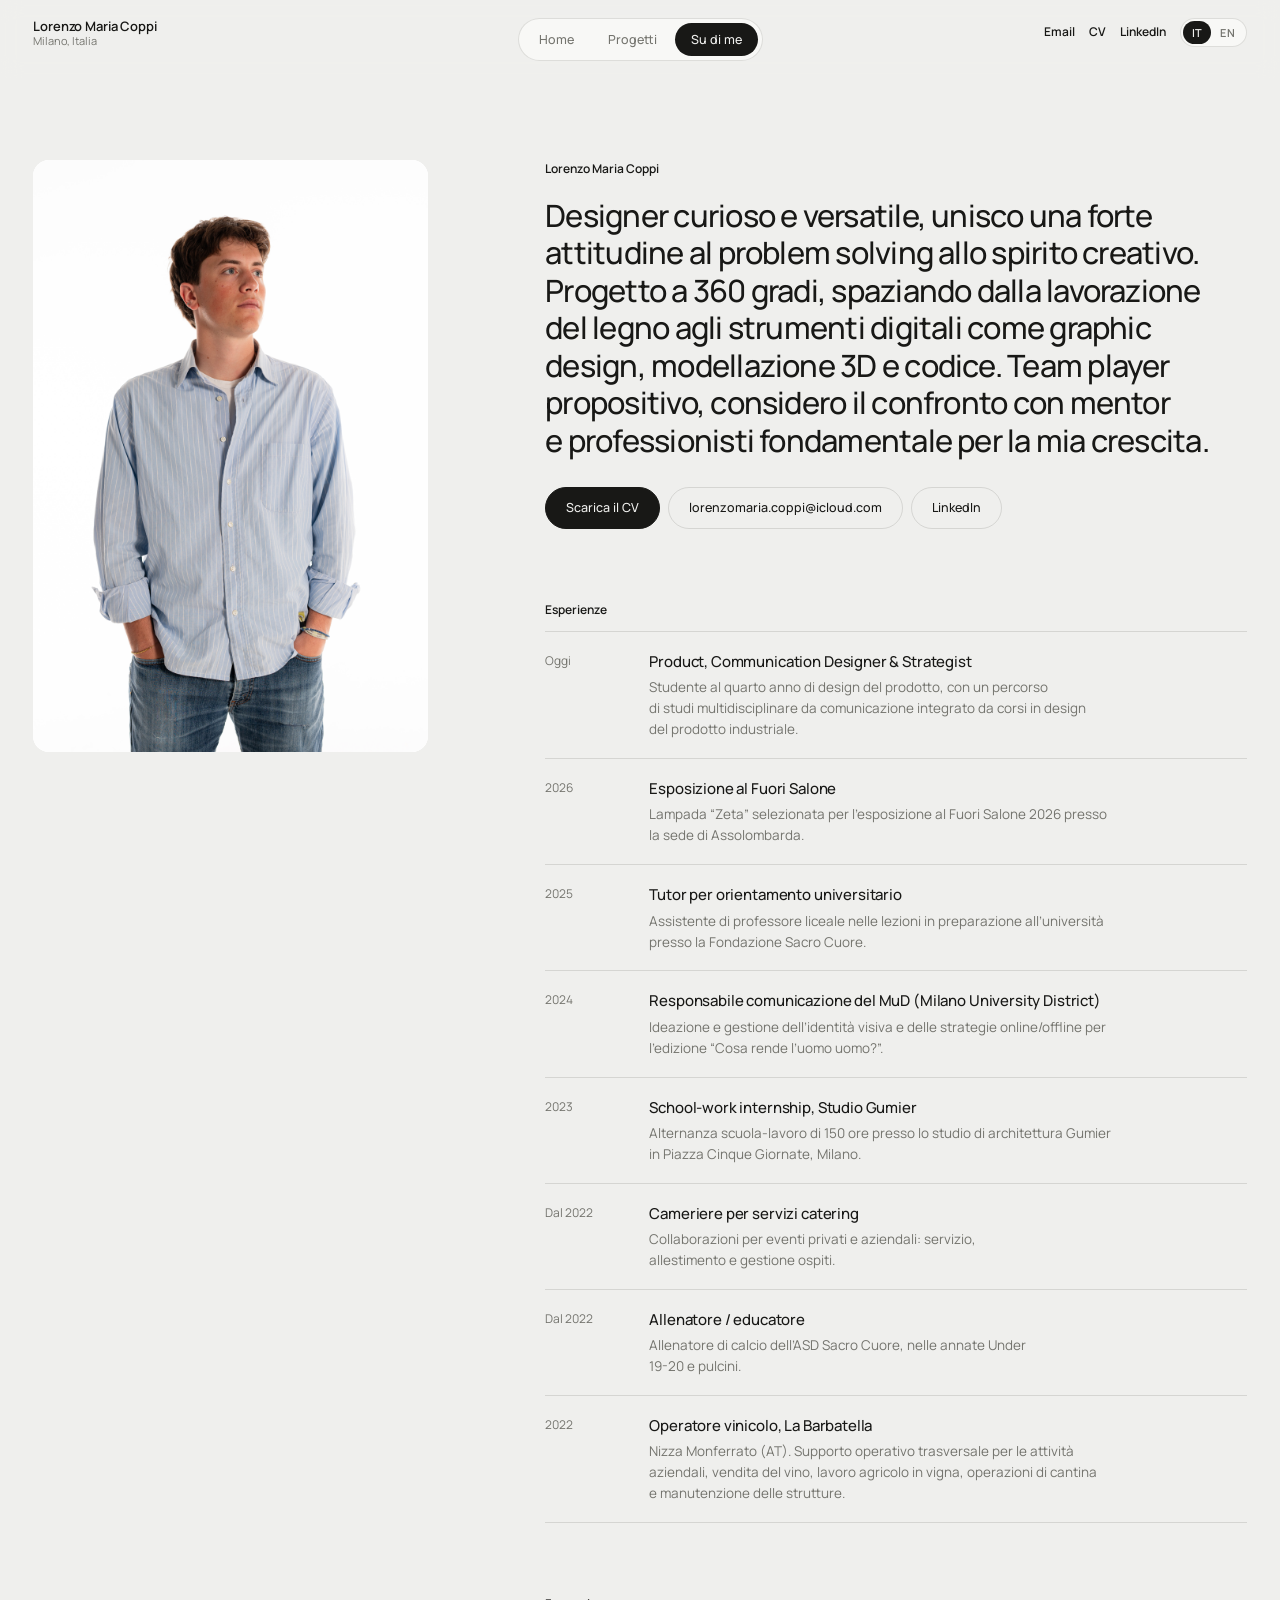
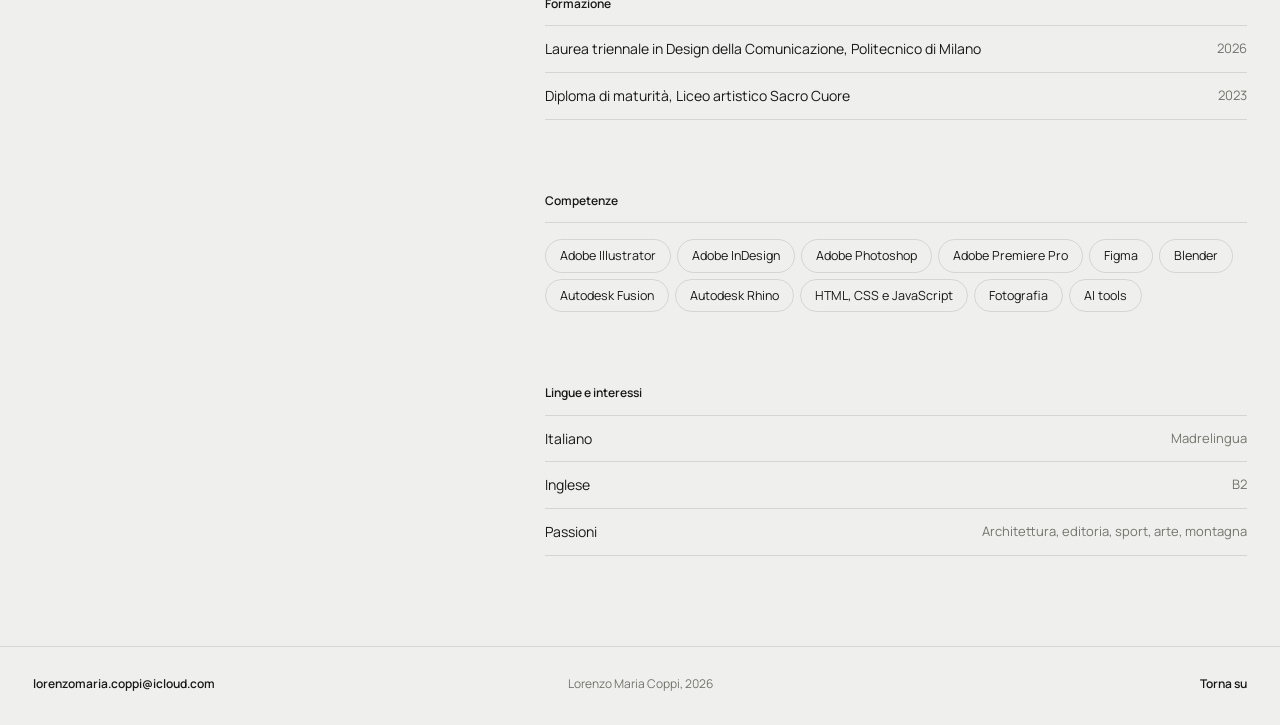
<file: about.html>
<!DOCTYPE html>
<html lang="it">
<head>
<meta charset="utf-8">
<meta name="viewport" content="width=device-width, initial-scale=1, viewport-fit=cover">
<title>Su di me — Lorenzo Maria Coppi</title>
<meta name="description" content="Chi è Lorenzo Maria Coppi: studente di Design della Comunicazione al Politecnico di Milano. Formazione, esperienze, competenze e CV.">
<link rel="icon" href="data:image/svg+xml,%3Csvg xmlns=%27http://www.w3.org/2000/svg%27 viewBox=%270 0 64 64%27%3E%3Crect width=%2764%27 height=%2764%27 rx=%2716%27 fill=%27%23181816%27/%3E%3Ctext x=%2732%27 y=%2742%27 font-family=%27Helvetica,Arial,sans-serif%27 font-size=%2728%27 font-weight=%27600%27 fill=%27%23efefed%27 text-anchor=%27middle%27%3ELC%3C/text%3E%3C/svg%3E">
<link rel="preconnect" href="https://fonts.googleapis.com">
<link rel="preconnect" href="https://fonts.gstatic.com" crossorigin>
<link href="https://fonts.googleapis.com/css2?family=Manrope:wght@400;500;600&display=swap" rel="stylesheet">
<link rel="stylesheet" href="css/style.css">
</head>
<body id="top" data-page="about">
<a class="skip" href="#main" data-i18n="skip">Vai al contenuto</a>
<header class="site-header">
  <a class="brand" href="index.html">Lorenzo Maria Coppi<span data-i18n="city">Milano, Italia</span></a>
  <nav class="nav" aria-label="Principale">
    <a href="index.html" data-i18n="navHome">Home</a>
    <a href="index.html#progetti" data-i18n="navWorks">Progetti</a>
    <a href="about.html" aria-current="page" data-i18n="navAbout">Su di me</a>
  </nav>
  <div class="contacts">
    <a href="mailto:lorenzomaria.coppi@icloud.com">Email</a>
    <a href="assets/about/CV_Lorenzo_Maria_Coppi.pdf" target="_blank" rel="noopener">CV</a>
    <a href="https://www.linkedin.com/in/lorenzo-coppi/" target="_blank" rel="noopener">LinkedIn</a>
    <div class="lang" role="group" aria-label="Lingua / Language">
      <button type="button" data-lang="it" aria-pressed="true">IT</button>
      <button type="button" data-lang="en" aria-pressed="false">EN</button>
    </div>
  </div>
</header>
<main id="main">
  <div class="about grid">
    <div class="left">
      <div class="portrait"><img src="assets/about/lorenzo.jpg" width="704" height="611" alt="Ritratto di Lorenzo Maria Coppi" data-i18n-alt="aboutAlt"></div>
    </div>
    <div class="right">
      <span class="name">Lorenzo Maria Coppi</span>
      <p class="intro" data-i18n="bio">Designer curioso e versatile, unisco una forte attitudine al problem solving allo spirito creativo. Progetto a 360 gradi, spaziando dalla lavorazione del legno agli strumenti digitali come graphic design, modellazione 3D e codice. Team player propositivo, considero il confronto con mentor e professionisti fondamentale per la mia crescita.</p>
      <div class="cv-actions">
        <a class="btn" href="assets/about/CV_Lorenzo_Maria_Coppi.pdf" target="_blank" rel="noopener" data-i18n="dlCv">Scarica il CV</a>
        <a class="btn ghost" href="mailto:lorenzomaria.coppi@icloud.com">lorenzomaria.coppi@icloud.com</a>
        <a class="btn ghost" href="https://www.linkedin.com/in/lorenzo-coppi/" target="_blank" rel="noopener">LinkedIn</a>
      </div>

      <section class="block" aria-labelledby="exp">
        <h2 data-i18n="exp" id="exp">Esperienze</h2>
        <ul class="timeline">
          <li><span class="when" data-i18n="e0w">Oggi</span><div><h3 data-i18n="e0t">Product, Communication Designer &amp; Strategist</h3><p data-i18n="e0d">Studente al quarto anno di design del prodotto, con un percorso di studi multidisciplinare da comunicazione integrato da corsi in design del prodotto industriale.</p></div></li>
          <li><span class="when">2026</span><div><h3 data-i18n="e1t">Esposizione al Fuori Salone</h3><p data-i18n="e1d">Lampada “Zeta” selezionata per l’esposizione al Fuori Salone 2026 presso la sede di Assolombarda.</p></div></li>
          <li><span class="when">2025</span><div><h3 data-i18n="e2t">Tutor per orientamento universitario</h3><p data-i18n="e2d">Assistente di professore liceale nelle lezioni in preparazione all’università presso la Fondazione Sacro Cuore.</p></div></li>
          <li><span class="when">2024</span><div><h3 data-i18n="e3t">Responsabile comunicazione del MuD (Milano University District)</h3><p data-i18n="e3d">Ideazione e gestione dell’identità visiva e delle strategie online/offline per l’edizione “Cosa rende l’uomo uomo?”.</p></div></li>
          <li><span class="when">2023</span><div><h3 data-i18n="e4t">School-work internship, Studio Gumier</h3><p data-i18n="e4d">Alternanza scuola-lavoro di 150 ore presso lo studio di architettura Gumier in Piazza Cinque Giornate, Milano.</p></div></li>
          <li><span class="when" data-i18n="since">Dal 2022</span><div><h3 data-i18n="e5t">Cameriere per servizi catering</h3><p data-i18n="e5d">Collaborazioni per eventi privati e aziendali: servizio, allestimento e gestione ospiti.</p></div></li>
          <li><span class="when" data-i18n="since">Dal 2022</span><div><h3 data-i18n="e6t">Allenatore / educatore</h3><p data-i18n="e6d">Allenatore di calcio dell’ASD Sacro Cuore, nelle annate Under 19-20 e pulcini.</p></div></li>
          <li><span class="when">2022</span><div><h3 data-i18n="e7t">Operatore vinicolo, La Barbatella</h3><p data-i18n="e7d">Nizza Monferrato (AT). Supporto operativo trasversale per le attività aziendali, vendita del vino, lavoro agricolo in vigna, operazioni di cantina e manutenzione delle strutture.</p></div></li>
        </ul>
      </section>

      <section class="block" aria-labelledby="form">
        <h2 data-i18n="edu" id="form">Formazione</h2>
        <ul class="plain">
          <li><em data-i18n="d0">Laurea triennale in Design della Comunicazione, Politecnico di Milano</em> <span>2026</span></li>
          <li><em data-i18n="d1">Diploma di maturità, Liceo artistico Sacro Cuore</em> <span>2023</span></li>
        </ul>
      </section>

      <section class="block" aria-labelledby="skills">
        <h2 data-i18n="skills" id="skills">Competenze</h2>
        <ul class="chips">
          <li>Adobe Illustrator</li><li>Adobe InDesign</li><li>Adobe Photoshop</li><li>Adobe Premiere Pro</li>
          <li>Figma</li><li>Blender</li><li>Autodesk Fusion</li><li>Autodesk Rhino</li><li data-i18n="htmlCss">HTML, CSS e JavaScript</li>
          <li data-i18n="photography">Fotografia</li><li>AI tools</li>
        </ul>
      </section>

      <section class="block" aria-labelledby="lang">
        <h2 data-i18n="langs" id="lang">Lingue e interessi</h2>
        <ul class="plain">
          <li><em data-i18n="l_it">Italiano</em> <span data-i18n="l_itv">Madrelingua</span></li>
          <li><em data-i18n="l0">Inglese</em> <span>B2</span></li>
          <li><em data-i18n="l1">Passioni</em> <span data-i18n="l1v">Architettura, editoria, sport, arte, montagna</span></li>
        </ul>
      </section>
    </div>
  </div>
</main>
<footer class="site-footer">
  <div><a href="mailto:lorenzomaria.coppi@icloud.com">lorenzomaria.coppi@icloud.com</a></div>
  <div class="c">Lorenzo Maria Coppi, 2026</div>
  <div class="r"><a href="#top" data-i18n="top">Torna su</a></div>
</footer>

<script src="js/data.js"></script>
<script src="js/main.js"></script>
</body>
</html>
</file>
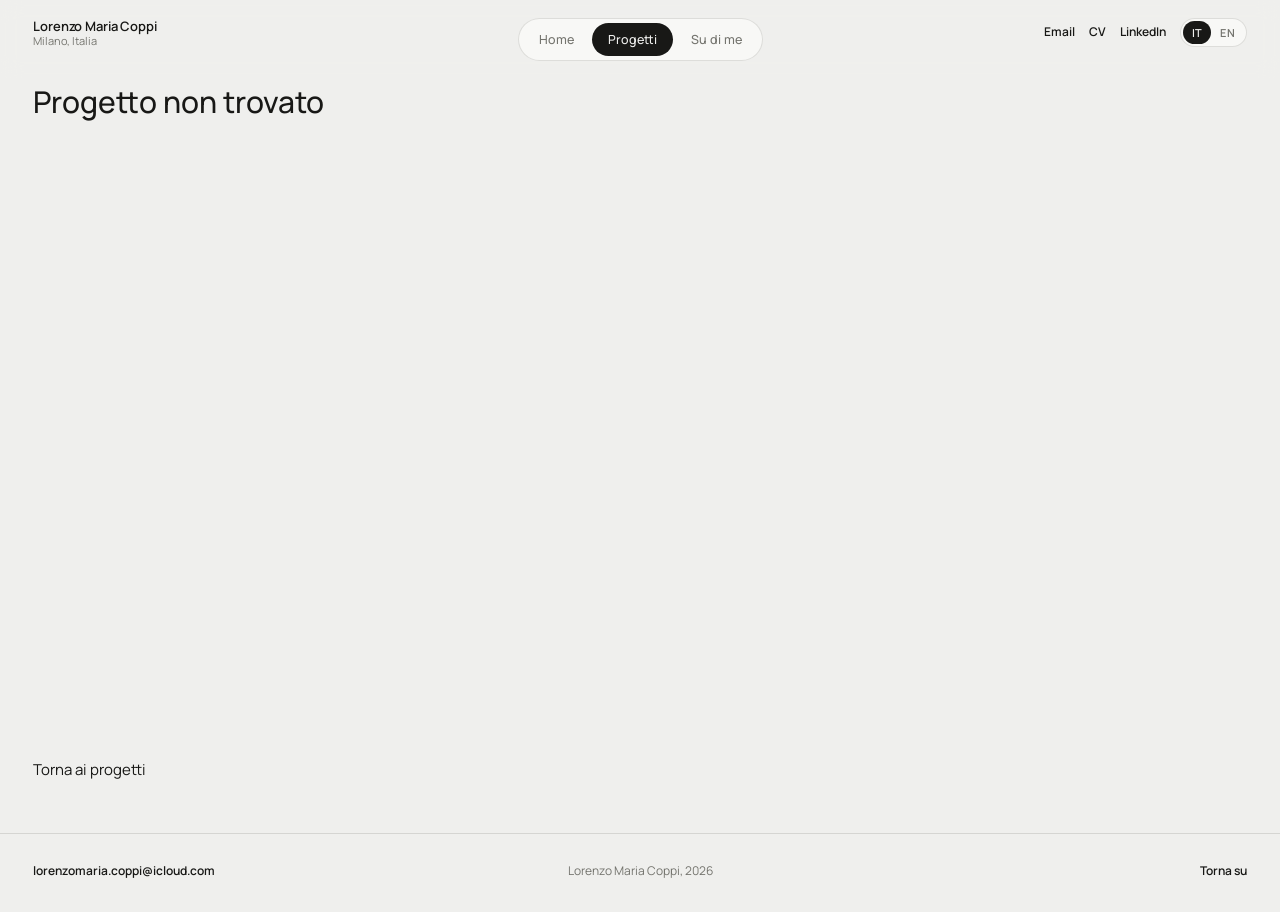
<file: progetto.html>
<!DOCTYPE html>
<html lang="it">
<head>
<meta charset="utf-8">
<meta name="viewport" content="width=device-width, initial-scale=1, viewport-fit=cover">
<title>Progetto — Lorenzo Maria Coppi</title>
<meta name="description" content="Progetto di Lorenzo Maria Coppi.">
<link rel="icon" href="data:image/svg+xml,%3Csvg xmlns=%27http://www.w3.org/2000/svg%27 viewBox=%270 0 64 64%27%3E%3Crect width=%2764%27 height=%2764%27 rx=%2716%27 fill=%27%23181816%27/%3E%3Ctext x=%2732%27 y=%2742%27 font-family=%27Helvetica,Arial,sans-serif%27 font-size=%2728%27 font-weight=%27600%27 fill=%27%23efefed%27 text-anchor=%27middle%27%3ELC%3C/text%3E%3C/svg%3E">
<link rel="preconnect" href="https://fonts.googleapis.com">
<link rel="preconnect" href="https://fonts.gstatic.com" crossorigin>
<link href="https://fonts.googleapis.com/css2?family=Manrope:wght@400;500;600&display=swap" rel="stylesheet">
<link rel="stylesheet" href="css/style.css">
</head>
<body id="top" data-page="project">
<a class="skip" href="#main" data-i18n="skip">Vai al contenuto</a>
<header class="site-header">
  <a class="brand" href="index.html">Lorenzo Maria Coppi<span data-i18n="city">Milano, Italia</span></a>
  <nav class="nav" aria-label="Principale">
    <a href="index.html" data-i18n="navHome">Home</a>
    <a href="index.html#progetti" aria-current="page" data-i18n="navWorks">Progetti</a>
    <a href="about.html" data-i18n="navAbout">Su di me</a>
  </nav>
  <div class="contacts">
    <a href="mailto:lorenzomaria.coppi@icloud.com">Email</a>
    <a href="assets/about/CV_Lorenzo_Maria_Coppi.pdf" target="_blank" rel="noopener">CV</a>
    <a href="https://www.linkedin.com/in/lorenzo-coppi/" target="_blank" rel="noopener">LinkedIn</a>
    <div class="lang" role="group" aria-label="Lingua / Language">
      <button type="button" data-lang="it" aria-pressed="true">IT</button>
      <button type="button" data-lang="en" aria-pressed="false">EN</button>
    </div>
  </div>
</header>
<main id="main">
  <div id="project"></div>
</main>
<footer class="site-footer">
  <div><a href="mailto:lorenzomaria.coppi@icloud.com">lorenzomaria.coppi@icloud.com</a></div>
  <div class="c">Lorenzo Maria Coppi, 2026</div>
  <div class="r"><a href="#top" data-i18n="top">Torna su</a></div>
</footer>
<div class="lightbox" id="lightbox" role="dialog" aria-modal="true" aria-label="Immagine ingrandita" aria-hidden="true">
  <button type="button" class="lb-close" data-act="close" aria-label="Chiudi"><svg viewBox="0 0 24 24" width="20" height="20" fill="none" stroke="currentColor" stroke-width="1.6" stroke-linecap="round"><path d="M5 5l14 14M19 5L5 19"/></svg></button>
  <button type="button" class="lb-arrow prev" data-act="prev" aria-label="Immagine precedente"><svg viewBox="0 0 24 24" width="22" height="22" fill="none" stroke="currentColor" stroke-width="1.6" stroke-linecap="round" stroke-linejoin="round"><path d="M15 5l-7 7 7 7"/></svg></button>
  <div class="stage"><img alt=""></div>
  <button type="button" class="lb-arrow next" data-act="next" aria-label="Immagine successiva"><svg viewBox="0 0 24 24" width="22" height="22" fill="none" stroke="currentColor" stroke-width="1.6" stroke-linecap="round" stroke-linejoin="round"><path d="M9 5l7 7-7 7"/></svg></button>
  <div class="bar"><span class="cap"></span></div>
</div>
<script src="js/data.js"></script>
<script src="js/main.js"></script>
</body>
</html>
</file>
<file: css/style.css>
/* ==========================================================
   Lorenzo Maria Coppi — portfolio
   Font: Manrope (Google Fonts). Palette neutra, nessun accento.
   ========================================================== */

   :root {
    --bg: #efefed;
    --surface: #f8f8f6;
    --card: #ebebe8;
    --ink: #181816;
    --muted: #74746e;
    --line: rgba(24, 24, 22, 0.12);
  
    --pad: clamp(16px, 2.6vw, 40px);
    --gap: clamp(10px, 1.2vw, 18px);
    --radius: 16px;
    --radius-sm: 10px;
  
    --font: "Manrope", "Helvetica Neue", Helvetica, Arial, sans-serif;
  }
  
  @media (prefers-color-scheme: dark) {
    :root:not([data-theme="light"]) {
      --bg: #131312;
      --surface: #1d1d1b;
      --card: #232321;
      --ink: #ecece8;
      --muted: #8d8d86;
      --line: rgba(236, 236, 232, 0.14);
    }
  }
  
  *,
  *::before,
  *::after { box-sizing: border-box; }
  
  html { scroll-behavior: smooth; -webkit-text-size-adjust: 100%; }
  
  body {
    margin: 0;
    background: var(--bg);
    color: var(--ink);
    font-family: var(--font);
    font-size: 15px;
    line-height: 1.55;
    font-weight: 400;
    -webkit-font-smoothing: antialiased;
    text-rendering: optimizeLegibility;
  }
  
  img { display: block; max-width: 100%; height: auto; }
  a { color: inherit; text-decoration: none; }
  p { margin: 0; text-wrap: pretty; overflow-wrap: break-word; }
  h1, h2, h3, figcaption, .sub, .intro { text-wrap: balance; overflow-wrap: break-word; }
  h3, dd, li { overflow-wrap: break-word; }
  h1, h2, h3 { margin: 0; font-weight: 500; }
  ul, dl, dd { margin: 0; padding: 0; list-style: none; }
  
  :focus-visible {
    outline: 2px solid var(--ink);
    outline-offset: 3px;
    border-radius: 6px;
  }
  
  .small { font-size: 12px; line-height: 1.45; }
  .muted { color: var(--muted); }
  
  .skip {
    position: absolute; left: -999px; top: 8px;
    background: var(--ink); color: var(--bg);
    padding: 8px 14px; border-radius: 999px; z-index: 100;
  }
  .skip:focus { left: 8px; }
  
  /* ---------- Header ---------- */
  .site-header {
    position: sticky; top: 0; z-index: 50;
    display: grid;
    grid-template-columns: 1fr auto 1fr;
    align-items: start;
    gap: 16px;
    padding: 18px var(--pad);
    background: color-mix(in srgb, var(--bg) 88%, transparent);
    -webkit-backdrop-filter: blur(10px);
    backdrop-filter: blur(10px);
  }
  
  .brand { display: block; font-size: 13px; font-weight: 600; line-height: 1.25; letter-spacing: -0.01em; }
  .brand span { display: block; font-weight: 400; color: var(--muted); font-size: 11px; }
  
  .nav {
    display: flex; gap: 2px; padding: 4px;
    background: var(--surface);
    border-radius: 999px;
    border: 1px solid var(--line);
  }
  .nav a {
    padding: 7px 16px; border-radius: 999px;
    font-size: 12.5px; font-weight: 500; color: var(--muted);
    transition: color 0.2s, background 0.2s;
  }
  .nav a:hover { color: var(--ink); }
  .nav a[aria-current="page"] { background: var(--ink); color: var(--bg); }
  
  .contacts { justify-self: end; display: flex; align-items: center; gap: 14px; font-size: 12px; }
  .contacts > a { font-weight: 600; font-size: 12px; }
  .contacts > a:hover { text-decoration: underline; text-underline-offset: 3px; }
  .lang { display: inline-flex; padding: 2px; border-radius: 999px; border: 1px solid var(--line); background: var(--surface); }
  .lang button {
    font: inherit; font-size: 11px; font-weight: 600; letter-spacing: 0.02em;
    padding: 3px 9px; border: 0; border-radius: 999px; cursor: pointer;
    background: transparent; color: var(--muted);
  }
  .lang button:hover { color: var(--ink); }
  .lang button[aria-pressed="true"] { background: var(--ink); color: var(--bg); }
  
  /* ---------- Layout comune ---------- */
  main { padding: 0 var(--pad); }
  .grid { display: grid; grid-template-columns: repeat(12, 1fr); column-gap: var(--gap); }
  
  /* ---------- Home: hero (blu chiaro, gradiente dinamico) ---------- */
  .hero {
    --mx: 0.5; --my: 0.5;
    position: relative; overflow: hidden; isolation: isolate;
    margin: 0 0 clamp(56px, 9vh, 96px);
    height: calc(100vh - 92px); height: calc(100svh - 92px); min-height: 520px; max-height: 980px;
    border-radius: calc(var(--radius) * 1.6);
    background: #cfe6fb; color: #0c1b2e;
    display: flex; flex-direction: column; justify-content: flex-end;
    padding: clamp(24px, 3.4vw, 56px);
  }
  .hero-bg { position: absolute; inset: 0; z-index: -1; overflow: hidden; }
  .hero-bg .b {
    position: absolute; border-radius: 50%; filter: blur(70px); will-change: transform;
    width: 62vmax; height: 62vmax; opacity: 0.95;
  }
  .b1 { background: radial-gradient(circle at 50% 50%, #7ab9f4 0%, rgba(122,185,244,0) 68%); left: -14%; top: -30%; animation: drift1 19s ease-in-out infinite alternate; }
  .b2 { background: radial-gradient(circle at 50% 50%, #eef7ff 0%, rgba(238,247,255,0) 66%); right: -18%; top: -12%; animation: drift2 23s ease-in-out infinite alternate; }
  .b3 { background: radial-gradient(circle at 50% 50%, #9dd0fb 0%, rgba(157,208,251,0) 66%); left: 18%; bottom: -42%; animation: drift3 27s ease-in-out infinite alternate; }
  .b4 { background: radial-gradient(circle at 50% 50%, #5fa3ec 0%, rgba(95,163,236,0) 62%); right: -6%; bottom: -34%; width: 48vmax; height: 48vmax; animation: drift4 21s ease-in-out infinite alternate; }
  .b5 { /* segue il puntatore */
    background: radial-gradient(circle at 50% 50%, #ffffff 0%, rgba(255,255,255,0) 62%);
    width: 34vmax; height: 34vmax; opacity: 0.75; left: 0; top: 0;
    transform: translate(calc(var(--mx) * 100vw - 17vmax), calc(var(--my) * 100vh - 17vmax));
  }
  @keyframes drift1 { to { transform: translate(18vw, 14vh) scale(1.15); } }
  @keyframes drift2 { to { transform: translate(-16vw, 20vh) scale(0.9); } }
  @keyframes drift3 { to { transform: translate(14vw, -16vh) scale(1.2); } }
  @keyframes drift4 { to { transform: translate(-20vw, -10vh) scale(1.1); } }
  
  .hero-in { display: grid; grid-template-columns: repeat(12, 1fr); column-gap: var(--gap); align-items: end; }
  .hero .side { grid-column: 1 / span 3; display: flex; flex-direction: column; gap: 40px; }
  .hero .side p { max-width: 26ch; font-size: 12.5px; line-height: 1.5; }
  .hero .side .updated { display: flex; gap: 18px; color: rgba(12, 27, 46, 0.62); }
  .hero .side .updated b { color: #0c1b2e; font-weight: 500; white-space: nowrap; }
  .hero h1 {
    grid-column: 5 / span 8;
    font-size: clamp(2.3rem, 5.4vw, 5.4rem);
    line-height: 1.02; letter-spacing: -0.035em; font-weight: 500; text-wrap: balance;
  }
  .hero .scroll {
    position: absolute; top: clamp(20px, 3vw, 40px); right: clamp(20px, 3.4vw, 56px);
    display: flex; align-items: center; gap: 10px; font-size: 12px; font-weight: 500;
  }
  .hero .scroll i { width: 1px; height: 34px; background: currentColor; transform-origin: top; animation: cue 2.2s ease-in-out infinite; }
  @keyframes cue { 0% { transform: scaleY(0); } 50% { transform: scaleY(1); } 100% { transform: scaleY(1); opacity: 0; } }
  
  /* ---------- Home: progetti ---------- */
  .works-head {
    display: flex; justify-content: space-between; align-items: center;
    gap: 16px; flex-wrap: wrap; margin-bottom: var(--gap);
  }
  .works-head h2 { font-size: 12px; font-weight: 600; }
  .works-head h2 #works-count { color: var(--muted); font-weight: 400; margin-left: 6px; }
  
  .filters { display: flex; flex-wrap: wrap; gap: 6px; }
  .filters button {
    font: inherit; font-size: 12px; font-weight: 500;
    padding: 6px 14px; border-radius: 999px; cursor: pointer;
    border: 1px solid var(--line); background: transparent; color: var(--muted);
    transition: color 0.2s, background 0.2s, border-color 0.2s;
  }
  .filters button:hover { color: var(--ink); border-color: var(--ink); }
  .filters button[aria-pressed="true"] { background: var(--ink); color: var(--bg); border-color: var(--ink); }
  
  .works { display: grid; grid-template-columns: repeat(2, 1fr); gap: calc(var(--gap) * 2.2) var(--gap); padding-bottom: clamp(60px, 10vh, 120px); }
  
  .card { display: block; }
  .card[hidden] { display: none; }
  .card .thumb {
    position: relative; overflow: hidden; border-radius: var(--radius);
    background: var(--card); aspect-ratio: 4 / 3;
  }
  .card .thumb img {
    width: 100%; height: 100%; object-fit: cover;
    transition: transform 0.9s cubic-bezier(0.2, 0.7, 0.2, 1);
  }
  .card:hover .thumb img { transform: scale(1.035); }
  .card .thumb::after {
    content: ""; position: absolute; inset: 0 0 auto 0; height: 70px;
    background: linear-gradient(rgba(0, 0, 0, 0.32), transparent);
    pointer-events: none;
  }
  .card .tags {
    position: absolute; inset: 14px 16px auto 16px; z-index: 1;
    display: flex; justify-content: space-between;
    color: #fff; font-size: 11px; font-weight: 500;
  }
  .card .info { display: flex; justify-content: space-between; gap: 12px; padding: 12px 4px 0; }
  .card .info h3 { font-size: 15px; letter-spacing: -0.01em; }
  .card .info span { color: var(--muted); font-size: 12px; padding-top: 2px; text-align: right; }
  
  /* ---------- Pagina progetto ---------- */
  .p-nav { display: flex; justify-content: space-between; gap: 16px; padding: 10px 0 22px; font-size: 12px; color: var(--muted); }
  .p-nav a { display: inline-flex; align-items: center; gap: 8px; transition: color 0.2s; }
  .p-nav a:hover { color: var(--ink); }
  .p-nav .arr { font-size: 14px; line-height: 1; }
  
  .p-open { display: grid; grid-template-columns: repeat(12, 1fr); column-gap: var(--gap); margin-bottom: clamp(28px, 4vw, 56px); }
  .p-open-l { grid-column: 1 / span 5; display: flex; flex-direction: column; justify-content: space-between; gap: 40px; padding-right: clamp(0px, 2vw, 32px); min-height: min(78vh, 760px); }
  .p-open-r { grid-column: 6 / span 7; }
  .p-open-r button { display: block; width: 100%; padding: 0; border: 0; background: var(--card); border-radius: var(--radius); overflow: hidden; }
  .p-open-r img { width: 100%; height: min(78vh, 760px); object-fit: cover; }
  .kicker { display: flex; flex-direction: column; font-size: 12px; line-height: 1.5; }
  .titles h1 { font-size: clamp(2.3rem, 4.6vw, 4.6rem); line-height: 1.02; letter-spacing: -0.035em; text-wrap: balance; }
  .titles .sub { margin-top: 16px; font-size: clamp(1rem, 1.5vw, 1.3rem); color: var(--muted); letter-spacing: -0.01em; }
  .meta { display: grid; gap: 8px; font-size: 12.5px; line-height: 1.4; }
  .meta > div { display: grid; grid-template-columns: 92px 1fr; gap: 12px; }
  .meta dt { color: var(--muted); }
  .meta dd { font-weight: 500; }
  
  .p-video { margin-bottom: clamp(36px, 6vw, 88px); border-radius: var(--radius); overflow: hidden; background: #000; }
  .p-video video { display: block; width: 100%; height: auto; aspect-ratio: 16 / 9; }
  
  /* sezioni: testo e immagini affiancati, alternati (come gli spread del PDF) */
  .sec { display: grid; grid-template-columns: repeat(12, 1fr); column-gap: var(--gap); align-items: start; padding: clamp(28px, 5vw, 72px) 0; }
  .sec-text { grid-row: 1; }
  .sec-l .sec-text { grid-column: 1 / span 4; }
  .sec-l .sec-imgs { grid-column: 6 / span 7; grid-row: 1; }
  .sec-r .sec-imgs { grid-column: 1 / span 7; grid-row: 1; }
  .sec-r .sec-text { grid-column: 9 / span 4; }
  .sec-full .sec-imgs { grid-column: 1 / -1; }
  .sec-text { position: sticky; top: 96px; }
  .sec-text p { font-size: 13.5px; line-height: 1.6; max-width: 52ch; letter-spacing: -0.003em; }
  .sec-text p + p { margin-top: 1em; }
  .sec-text p.lead { font-size: clamp(1.1rem, 1.55vw, 1.45rem); line-height: 1.4; letter-spacing: -0.015em; font-weight: 500; }
  .sec-text p.lead + p { margin-top: 1.4em; }
  
  .sec-imgs { display: grid; grid-template-columns: repeat(2, 1fr); grid-auto-flow: dense; gap: calc(var(--gap) * 1.2) var(--gap); }
  .sec-imgs figure { margin: 0; min-width: 0; }
  .sec-imgs figure.big, .sec-imgs figure.wide { grid-column: 1 / -1; }
  .sec-imgs figure button { display: block; width: 100%; padding: 0; border: 0; background: var(--card); border-radius: var(--radius-sm); overflow: hidden; aspect-ratio: 1 / 1; }
  .sec-imgs figure.big button, .sec-imgs figure.wide button { aspect-ratio: 16 / 9; }
  .sec-imgs figure img { width: 100%; height: 100%; object-fit: cover; transition: transform 0.7s cubic-bezier(0.2, 0.7, 0.2, 1); }
  .sec-imgs figure button.fit-contain img { object-fit: contain; }
  .sec-imgs figure button:hover img { transform: scale(1.03); }
  .sec-imgs figure button.fit-contain:hover img { transform: none; opacity: 0.92; }
  .sec-imgs figcaption { font-size: 11.5px; color: var(--muted); padding: 8px 2px 0; line-height: 1.4; }
  .sec-full .sec-imgs { grid-template-columns: repeat(2, 1fr); }
  
  .next {
    display: block; padding: clamp(40px, 8vh, 90px) 0 clamp(60px, 10vh, 110px);
    border-top: 1px solid var(--line);
  }
  .next .label { font-size: 12px; color: var(--muted); display: block; margin-bottom: 10px; }
  .next .t {
    display: block;
    font-size: clamp(2rem, 5vw, 4.6rem); line-height: 1.04;
    letter-spacing: -0.035em; font-weight: 500;
    transition: opacity 0.25s;
  }
  .next:hover .t { opacity: 0.55; }
  
  /* ---------- Lightbox (con frecce) ---------- */
  .lightbox {
    position: fixed; inset: 0; z-index: 100;
    display: none; grid-template-columns: auto minmax(0, 1fr) auto; grid-template-rows: minmax(0, 1fr) auto; gap: 12px;
    height: 100vh; height: 100dvh;
    padding: clamp(16px, 3vw, 36px);
    padding-bottom: max(clamp(16px, 3vw, 36px), env(safe-area-inset-bottom));
    background: var(--bg);
  }
  .lightbox.open { display: grid; }
  .lightbox .stage { grid-column: 2; grid-row: 1; min-height: 0; min-width: 0; }
  .lightbox img { width: 100%; height: 100%; object-fit: contain; border-radius: var(--radius-sm); }
  .lightbox .bar { grid-column: 2; grid-row: 2; text-align: center; font-size: 12px; color: var(--muted); }
  .lb-arrow, .lb-close {
    display: grid; place-items: center; width: 46px; height: 46px; padding: 0;
    border: 1px solid var(--line); border-radius: 50%; background: var(--surface); color: var(--ink);
    transition: background 0.2s, color 0.2s, border-color 0.2s;
  }
  .lb-arrow:hover, .lb-close:hover { background: var(--ink); color: var(--bg); border-color: var(--ink); }
  .lb-arrow.prev { grid-column: 1; grid-row: 1; align-self: center; }
  .lb-arrow.next { grid-column: 3; grid-row: 1; align-self: center; }
  .lb-close { position: absolute; top: clamp(12px, 2vw, 24px); right: clamp(12px, 2vw, 24px); z-index: 2; width: 40px; height: 40px; }
  
  /* ---------- Su di me ---------- */
  .about { padding: clamp(40px, 9vh, 100px) 0 clamp(60px, 10vh, 120px); row-gap: 48px; }
  .about .left { grid-column: 1 / span 4; }
  .about .right { grid-column: 6 / span 7; }
  .about .portrait {
    border-radius: var(--radius); overflow: hidden; background: #fff;
    position: sticky; top: 90px;
  }
  .about .portrait img { width: 100%; mix-blend-mode: multiply; }
  .about .intro {
    font-size: clamp(1.4rem, 2.4vw, 2.2rem); line-height: 1.22;
    letter-spacing: -0.025em; font-weight: 500; text-wrap: pretty;
  }
  .about .name { font-size: 12px; font-weight: 600; margin-bottom: 18px; display: block; }
  
  .cv-actions { display: flex; flex-wrap: wrap; gap: 8px; margin-top: 28px; }
  .btn {
    display: inline-block; font-size: 12.5px; font-weight: 500;
    padding: 10px 20px; border-radius: 999px;
    border: 1px solid var(--ink); background: var(--ink); color: var(--bg);
    transition: background 0.2s, color 0.2s;
  }
  .btn:hover { background: transparent; color: var(--ink); }
  .btn.ghost { background: transparent; color: var(--ink); border-color: var(--line); }
  .btn.ghost:hover { border-color: var(--ink); }
  
  .block { margin-top: clamp(44px, 8vh, 84px); }
  .block > h2 { font-size: 12px; font-weight: 600; padding-bottom: 12px; border-bottom: 1px solid var(--line); }
  .timeline li {
    display: grid; grid-template-columns: 88px 1fr; gap: 16px;
    padding: 18px 0; border-bottom: 1px solid var(--line);
  }
  .timeline .when { font-size: 12px; color: var(--muted); padding-top: 2px; }
  .timeline h3 { font-size: 15px; letter-spacing: -0.01em; }
  .timeline p { color: var(--muted); font-size: 13.5px; margin-top: 4px; max-width: 58ch; }
  .timeline em { font-style: normal; color: var(--ink); }
  
  .plain li { padding: 12px 0; border-bottom: 1px solid var(--line); font-size: 14px; display: flex; justify-content: space-between; gap: 16px; }
  .plain li em { font-style: normal; }
  .plain li span { color: var(--muted); font-size: 13px; text-align: right; }
  .chips { display: flex; flex-wrap: wrap; gap: 6px; padding-top: 16px; }
  .chips li { padding: 6px 14px; border-radius: 999px; border: 1px solid var(--line); font-size: 12.5px; }
  
  /* ---------- Footer ---------- */
  .site-footer {
    display: grid; grid-template-columns: 1fr auto 1fr; gap: 16px;
    padding: 28px var(--pad) 32px; border-top: 1px solid var(--line);
    font-size: 12px; margin-top: 0;
  }
  .site-footer .c { text-align: center; color: var(--muted); }
  .site-footer .r { text-align: right; }
  .site-footer a { font-weight: 600; }
  .site-footer a:hover { text-decoration: underline; text-underline-offset: 3px; }
  
  /* ---------- Responsive ---------- */
  @media (max-width: 1000px) {
    .p-open-l { grid-column: 1 / -1; min-height: 0; padding: 0 0 28px; gap: 28px; }
    .p-open-r { grid-column: 1 / -1; }
    .p-open-r img { height: auto; max-height: 72vh; aspect-ratio: 4 / 5; }
    .sec-l .sec-text, .sec-r .sec-text { grid-column: 1 / -1; grid-row: 1; position: static; margin-bottom: 24px; }
    .sec-l .sec-imgs, .sec-r .sec-imgs { grid-column: 1 / -1; grid-row: 2; }
    .sec-text p { max-width: 62ch; }
  }
  
  @media (max-width: 900px) {
    .site-header { grid-template-columns: 1fr auto; row-gap: 10px; padding: 12px var(--pad); }
    .nav { grid-column: 1 / -1; grid-row: 2; justify-self: stretch; justify-content: space-between; }
    .nav a { flex: 1; text-align: center; padding: 10px 8px; }
    .contacts > a { padding: 6px 0; }
    .lang button { padding: 5px 11px; }
    .hero { height: calc(100svh - 128px); min-height: 460px; }
    .hero .side { grid-column: 1 / -1; order: 2; margin-top: 22px; gap: 18px; }
    .hero h1 { grid-column: 1 / -1; }
    .hero-in { align-items: start; }
    .about .left, .about .right { grid-column: 1 / -1; }
    .about .portrait { position: static; max-width: 440px; }
  }
  
  @media (max-width: 700px) {
    :root { --radius: 12px; }
    body { font-size: 16px; }
    .small, .hero .side p { font-size: 13px; }
    .works { grid-template-columns: 1fr; row-gap: 28px; }
    .works-head { align-items: flex-start; flex-direction: column; gap: 12px; }
    .filters { flex-wrap: nowrap; overflow-x: auto; margin: 0 calc(var(--pad) * -1); padding: 0 var(--pad) 4px; width: calc(100% + var(--pad) * 2); scrollbar-width: none; }
    .filters::-webkit-scrollbar { display: none; }
    .filters button { flex-shrink: 0; padding: 9px 16px; }
    .p-nav { flex-direction: column; gap: 6px; }
    .p-nav a:last-child { justify-content: flex-start; }
    .p-nav a:last-child .arr { order: -1; }
    .sec-imgs { gap: 18px 10px; }
    .sec-imgs figcaption, .sec-text p { font-size: 13px; }
    .sec-text p.lead { font-size: 1.15rem; }
    .meta > div { grid-template-columns: 84px 1fr; }
    .timeline li { grid-template-columns: 1fr; gap: 4px; }
    .plain li { flex-direction: column; gap: 2px; }
    .plain li span { text-align: left; }
    .site-footer { grid-template-columns: 1fr; gap: 8px; }
    .site-footer .c, .site-footer .r { text-align: left; }
    .lightbox { grid-template-columns: 1fr; grid-template-rows: minmax(0, 1fr) auto auto; }
    .lightbox .stage { grid-column: 1; grid-row: 1; }
    .lightbox .bar { grid-column: 1; grid-row: 3; }
    .lb-arrow { grid-row: 2 !important; width: 44px; height: 44px; justify-self: start; }
    .lb-arrow.next { grid-column: 1; justify-self: end; }
    .lb-arrow.prev { grid-column: 1; }
  }
  
  @media (hover: none) {
    .card:hover .thumb img { transform: none; }
  }
  
  /* ---------- Cursore personalizzato ---------- */
  .cursor {
    --size: 18px;        /* dimensione del cerchio */
    --dot: 5px;          /* cerchietto centrale quando è su un elemento cliccabile */
    position: fixed; left: 0; top: 0; z-index: 9999; pointer-events: none;
    width: var(--size); height: var(--size); margin: calc(var(--size) / -2) 0 0 calc(var(--size) / -2);
    border-radius: 50%; background: #000; border: 1.5px solid #000;
    box-shadow: 0 0 0 1px rgba(255, 255, 255, 0.55); /* sottile alone chiaro: resta visibile anche sulle foto scure */
    opacity: 0; transition: opacity 0.2s, background 0.2s;
  }
  .cursor.on { opacity: 1; }
  .cursor i { position: absolute; inset: 0; margin: auto; width: var(--dot); height: var(--dot); border-radius: 50%; background: #000; box-shadow: 0 0 0 1px rgba(255, 255, 255, 0.55); opacity: 0; transition: opacity 0.2s; }
  .cursor.link { background: transparent; box-shadow: 0 0 0 1px rgba(255, 255, 255, 0.55), inset 0 0 0 1px rgba(255, 255, 255, 0.55); }
  .cursor.link i { opacity: 1; }
  .cursor.down { opacity: 0.7; }
  .cursor.native { opacity: 0 !important; }
  html.has-cursor, html.has-cursor * { cursor: none !important; }
  html.has-cursor video { cursor: auto !important; }
  
  @media (prefers-reduced-motion: reduce) {
    html { scroll-behavior: auto; }
    *, *::before, *::after { transition: none !important; animation: none !important; }
  }
</file>
